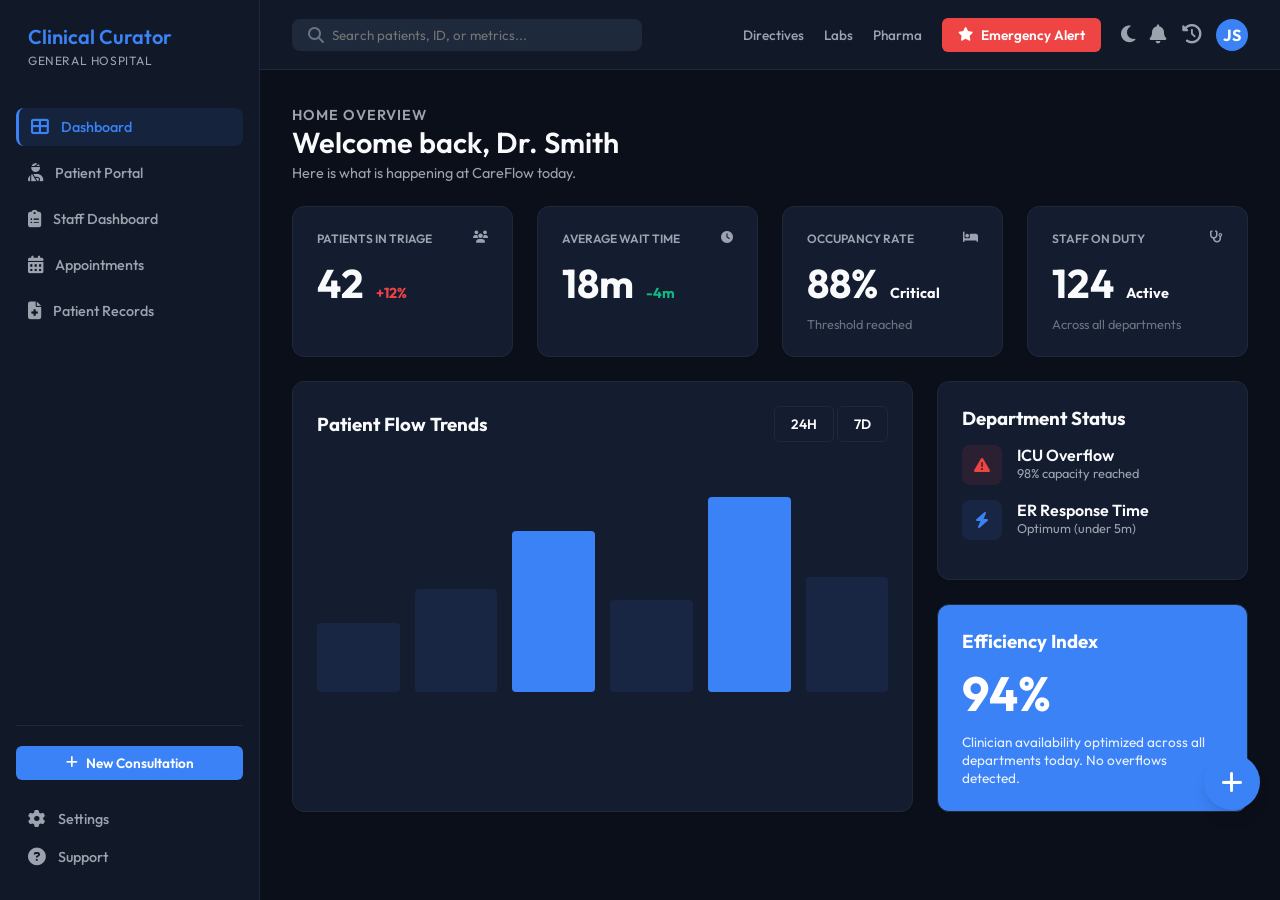
<file: index.html>
<!DOCTYPE html>
<html lang="en">
<head>
    <meta charset="UTF-8">
    <meta name="viewport" content="width=device-width, initial-scale=1.0">
    <title>CareFlow | Clinical Curator</title>
    <link rel="stylesheet" href="css/style.css">
    <link rel="stylesheet" href="https://cdnjs.cloudflare.com/ajax/libs/font-awesome/6.4.0/css/all.min.css">
</head>
<body data-theme="dark">
    <div class="app-container">
        <!-- Sidebar -->
        <aside class="sidebar">
            <div class="brand">
                <h1>Clinical Curator</h1>
                <p>General Hospital</p>
            </div>
            
            <ul class="nav-menu">
                <li class="nav-item">
                    <a href="index.html" class="nav-link active">
                        <i class="fas fa-th-large"></i> Dashboard
                    </a>
                </li>
                <li class="nav-item">
                    <a href="patient.html" class="nav-link">
                        <i class="fas fa-user-injured"></i> Patient Portal
                    </a>
                </li>
                <li class="nav-item">
                    <a href="dashboard.html" class="nav-link">
                        <i class="fas fa-clipboard-list"></i> Staff Dashboard
                    </a>
                </li>
                <li class="nav-item">
                    <a href="appointments.html" class="nav-link">
                        <i class="fas fa-calendar-alt"></i> Appointments
                    </a>
                </li>
                <li class="nav-item">
                    <a href="patient-records.html" class="nav-link">
                        <i class="fas fa-file-medical"></i> Patient Records
                    </a>
                </li>
            </ul>

            <div class="sidebar-footer">
                <button class="btn btn-primary btn-block">
                    <i class="fas fa-plus"></i> New Consultation
                </button>
                <div style="margin-top: 20px;">
                    <a href="#" class="nav-link"><i class="fas fa-cog"></i> Settings</a>
                    <a href="#" class="nav-link"><i class="fas fa-question-circle"></i> Support</a>
                </div>
            </div>
        </aside>

        <!-- Main Content -->
        <main class="main-content">
            <header class="top-header">
                <div class="search-bar">
                    <i class="fas fa-search"></i>
                    <input type="text" placeholder="Search patients, ID, or metrics...">
                </div>

                <div class="header-actions">
                    <nav class="header-links">
                        <a href="#">Directives</a>
                        <a href="#">Labs</a>
                        <a href="#">Pharma</a>
                    </nav>
                    <button class="btn btn-danger">
                        <i class="fas fa-star"></i> Emergency Alert
                    </button>
                    <div class="icon-btn-group" style="display: flex; gap: 15px;">
                        <button class="icon-btn mobile-search-trigger" id="mobile-search-trigger"><i class="fas fa-search"></i></button>
                        <button class="icon-btn" id="theme-toggle"><i class="fas fa-moon"></i></button>
                        <button class="icon-btn"><i class="fas fa-bell"></i></button>
                        <button class="icon-btn"><i class="fas fa-history"></i></button>
                        <div class="user-avatar" style="width: 32px; height: 32px; background: #3b82f6; border-radius: 50%; display: flex; align-items: center; justify-content: center; color: white; font-weight: bold;">
                            JS
                        </div>
                    </div>
                </div>
            </header>

            <div class="page-container">
                <div class="page-header">
                    <p class="subtitle" style="text-transform: uppercase; font-weight: 600; letter-spacing: 1px;">Home Overview</p>
                    <h2>Welcome back, Dr. Smith</h2>
                    <p class="subtitle">Here is what is happening at CareFlow today.</p>
                </div>

                <div class="grid-4">
                    <div class="card kpi-card">
                        <div class="kpi-header">
                            <span>Patients in Triage</span>
                            <i class="fas fa-users"></i>
                        </div>
                        <div class="kpi-value">42 <span class="kpi-trend up">+12%</span></div>
                    </div>
                    <div class="card kpi-card">
                        <div class="kpi-header">
                            <span>Average Wait Time</span>
                            <i class="fas fa-clock"></i>
                        </div>
                        <div class="kpi-value">18m <span class="kpi-trend down">-4m</span></div>
                    </div>
                    <div class="card kpi-card">
                        <div class="kpi-header">
                            <span>Occupancy Rate</span>
                            <i class="fas fa-bed"></i>
                        </div>
                        <div class="kpi-value">88% <span class="kpi-trend">Critical</span></div>
                        <p class="kpi-desc">Threshold reached</p>
                    </div>
                    <div class="card kpi-card">
                        <div class="kpi-header">
                            <span>Staff on Duty</span>
                            <i class="fas fa-stethoscope"></i>
                        </div>
                        <div class="kpi-value">124 <span class="kpi-trend">Active</span></div>
                        <p class="kpi-desc">Across all departments</p>
                    </div>
                </div>

                <div class="dashboard-layout">
                    <div class="card">
                        <div class="card-header" style="display: flex; justify-content: space-between; align-items: center; margin-bottom: 20px;">
                            <h3>Patient Flow Trends</h3>
                            <div class="chart-tabs">
                                <button class="btn btn-outline btn-sm active">24H</button>
                                <button class="btn btn-outline btn-sm">7D</button>
                            </div>
                        </div>
                        <div class="mock-chart" style="height: 250px; display: flex; align-items: flex-end; gap: 15px; padding-bottom: 20px;">
                            <div style="flex: 1; height: 30%; background: var(--accent-blue-light); border-radius: 4px;"></div>
                            <div style="flex: 1; height: 45%; background: var(--accent-blue-light); border-radius: 4px;"></div>
                            <div style="flex: 1; height: 70%; background: var(--accent-blue); border-radius: 4px;"></div>
                            <div style="flex: 1; height: 40%; background: var(--accent-blue-light); border-radius: 4px;"></div>
                            <div style="flex: 1; height: 85%; background: var(--accent-blue); border-radius: 4px;"></div>
                            <div style="flex: 1; height: 50%; background: var(--accent-blue-light); border-radius: 4px;"></div>
                        </div>
                    </div>

                    <aside class="dashboard-aside" style="display: flex; flex-direction: column; gap: 24px;">
                        <div class="card">
                            <h3>Department Status</h3>
                            <ul style="list-style: none; margin-top: 15px;">
                                <li style="display: flex; gap: 15px; margin-bottom: 15px;">
                                    <div style="background: var(--danger-light); color: var(--danger); width: 40px; height: 40px; border-radius: 8px; display: flex; align-items: center; justify-content: center;"><i class="fas fa-exclamation-triangle"></i></div>
                                    <div>
                                        <p style="font-weight: 600;">ICU Overflow</p>
                                        <p style="font-size: 0.8rem; color: var(--text-secondary);">98% capacity reached</p>
                                    </div>
                                </li>
                                <li style="display: flex; gap: 15px; margin-bottom: 15px;">
                                    <div style="background: var(--accent-blue-light); color: var(--accent-blue); width: 40px; height: 40px; border-radius: 8px; display: flex; align-items: center; justify-content: center;"><i class="fas fa-bolt"></i></div>
                                    <div>
                                        <p style="font-weight: 600;">ER Response Time</p>
                                        <p style="font-size: 0.8rem; color: var(--text-secondary);">Optimum (under 5m)</p>
                                    </div>
                                </li>
                            </ul>
                        </div>
                        
                        <div class="card" style="background: var(--accent-blue); color: white;">
                            <h3>Efficiency Index</h3>
                            <div style="font-size: 3rem; font-weight: 700; margin: 10px 0;">94%</div>
                            <p style="font-size: 0.85rem; opacity: 0.9;">Clinician availability optimized across all departments today. No overflows detected.</p>
                        </div>
                    </aside>
                </div>
            </div>
        </main>
    </div>

    <!-- Bottom Navigation -->
    <nav class="bottom-nav">
        <a href="index.html" class="bottom-nav-item active">
            <i class="fas fa-th-large"></i>
            <span>Home</span>
        </a>
        <a href="patient.html" class="bottom-nav-item">
            <i class="fas fa-user-injured"></i>
            <span>Patient</span>
        </a>
        <a href="dashboard.html" class="bottom-nav-item">
            <i class="fas fa-clipboard-list"></i>
            <span>Staff</span>
        </a>
        <a href="#" class="bottom-nav-item" id="mobile-more-btn">
            <i class="fas fa-ellipsis-h"></i>
            <span>More</span>
        </a>
    </nav>

    <!-- FAB -->
    <button class="fab" id="mobile-fab">
        <i class="fas fa-plus"></i>
    </button>

    <!-- Mobile More Menu -->
    <div class="mobile-menu-overlay" id="mobile-menu-overlay">
        <div class="mobile-menu">
            <div class="mobile-menu-header">
                <div class="brand">
                    <h1>Clinical Curator</h1>
                    <p>General Hospital</p>
                </div>
                <button class="icon-btn" id="close-mobile-menu"><i class="fas fa-times"></i></button>
            </div>
            <div class="mobile-menu-grid">
                <a href="#" class="mobile-menu-item">
                    <i class="fas fa-calendar-alt"></i>
                    <span>Appointments</span>
                </a>
                <a href="#" class="mobile-menu-item">
                    <i class="fas fa-file-medical"></i>
                    <span>Records</span>
                </a>
                <a href="#" class="mobile-menu-item">
                    <i class="fas fa-book-medical"></i>
                    <span>Directives</span>
                </a>
                <a href="#" class="mobile-menu-item">
                    <i class="fas fa-flask"></i>
                    <span>Labs</span>
                </a>
                <a href="#" class="mobile-menu-item">
                    <i class="fas fa-pills"></i>
                    <span>Pharma</span>
                </a>
                <a href="#" class="mobile-menu-item">
                    <i class="fas fa-cog"></i>
                    <span>Settings</span>
                </a>
            </div>
            <div style="border-top: 1px solid var(--border-color); padding-top: 20px;">
                <a href="#" class="nav-link"><i class="fas fa-question-circle"></i> Support</a>
            </div>
        </div>
    </div>

    <!-- Mobile Search Overlay -->
    <div class="mobile-search-overlay" id="mobile-search-overlay">
        <button class="icon-btn" id="close-mobile-search"><i class="fas fa-arrow-left"></i></button>
        <div class="search-bar" style="display: flex; flex: 1; width: auto;">
            <i class="fas fa-search"></i>
            <input type="text" placeholder="Search...">
        </div>
    </div>

    <script src="js/shared.js"></script>
    <script>
        document.getElementById('theme-toggle').addEventListener('click', () => {
            const body = document.body;
            const theme = body.getAttribute('data-theme');
            const icon = document.querySelector('#theme-toggle i');
            if (theme === 'dark') {
                body.setAttribute('data-theme', 'light');
                icon.className = 'fas fa-sun';
            } else {
                body.setAttribute('data-theme', 'dark');
                icon.className = 'fas fa-moon';
            }
        });
    </script>
</body>
</html>
</file>
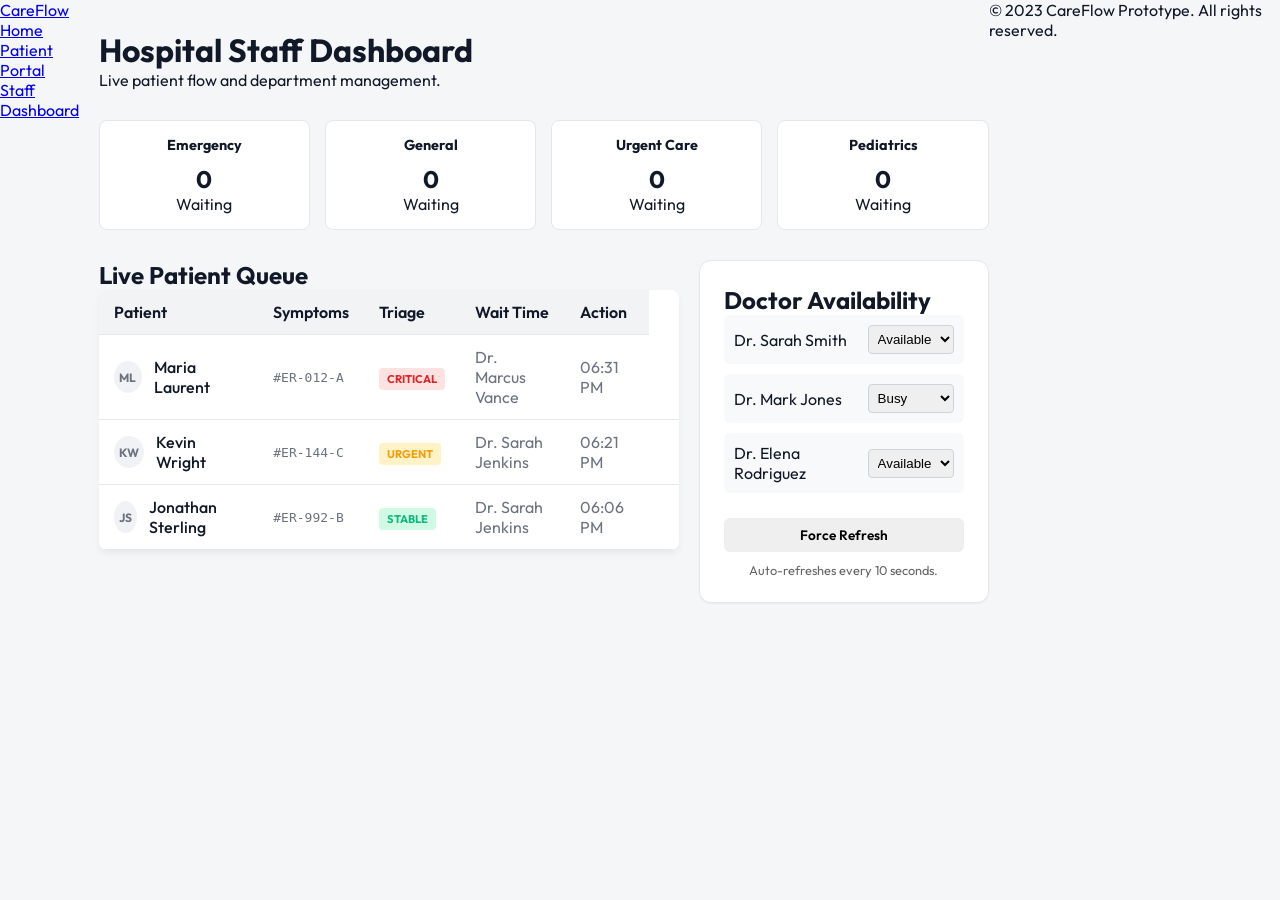
<file: dashboard/index.html>
<!DOCTYPE html>
<html lang="en">
<head>
    <meta charset="UTF-8">
    <meta name="viewport" content="width=device-width, initial-scale=1.0">
    <title>Staff Dashboard | CareFlow</title>
    <link rel="stylesheet" href="../css/style.css">
    <link href="https://fonts.googleapis.com/css2?family=Inter:wght@400;500;600;700&display=swap" rel="stylesheet">
    <style>
        .dashboard-grid {
            display: grid;
            grid-template-columns: 2fr 1fr;
            gap: 20px;
            margin-top: 20px;
        }
        .dept-status-grid {
            display: grid;
            grid-template-columns: repeat(auto-fit, minmax(150px, 1fr));
            gap: 15px;
            margin-bottom: 30px;
        }
        .dept-card {
            background: #fff;
            padding: 15px;
            border-radius: 8px;
            text-align: center;
            border: 1px solid var(--border-color);
        }
        .dept-card h3 { font-size: 0.9rem; margin-bottom: 10px; }
        .dept-card .count { font-size: 1.5rem; font-weight: 700; color: var(--primary-color); }

        .patient-table {
            width: 100%;
            border-collapse: collapse;
            background: #fff;
            border-radius: 8px;
            overflow: hidden;
            box-shadow: 0 4px 6px rgba(0,0,0,0.05);
        }
        .patient-table th, .patient-table td {
            padding: 12px 15px;
            text-align: left;
            border-bottom: 1px solid var(--border-color);
        }
        .patient-table th {
            background-color: #f1f3f5;
            font-weight: 600;
        }
        .patient-table tr:hover { background-color: #f8f9fa; }

        .bottleneck-alert {
            display: none;
            background-color: var(--danger-color);
            color: white;
            padding: 15px;
            border-radius: 8px;
            margin-bottom: 20px;
            animation: pulse 2s infinite;
        }
        @keyframes pulse {
            0% { opacity: 1; }
            50% { opacity: 0.8; }
            100% { opacity: 1; }
        }

        .availability-toggle {
            display: flex;
            align-items: center;
            justify-content: space-between;
            margin-bottom: 10px;
            padding: 10px;
            background: #f8f9fa;
            border-radius: 6px;
        }
        .availability-select {
            padding: 5px;
            border-radius: 4px;
            border: 1px solid #ced4da;
        }
    </style>
</head>
<body>
    <nav class="navbar">
        <div class="container">
            <a href="../" class="logo">CareFlow</a>
            <ul class="nav-links">
                <li><a href="../">Home</a></li>
                <li><a href="../patient/">Patient Portal</a></li>
                <li><a href="../dashboard/" class="active">Staff Dashboard</a></li>
            </ul>
        </div>
    </nav>

    <main class="container">
        <header class="hero" style="padding: 30px 0;">
            <h1>Hospital Staff Dashboard</h1>
            <p>Live patient flow and department management.</p>
        </header>

        <div id="bottleneck-alert" class="bottleneck-alert">
            <strong>⚠️ Bottleneck Alert:</strong> High patient volume detected in <span id="bottleneck-dept"></span>. Please reassign resources.
        </div>

        <section class="dept-status-grid">
            <div class="dept-card">
                <h3>Emergency</h3>
                <div class="count" id="count-emergency">0</div>
                <p>Waiting</p>
            </div>
            <div class="dept-card">
                <h3>General</h3>
                <div class="count" id="count-general">0</div>
                <p>Waiting</p>
            </div>
            <div class="dept-card">
                <h3>Urgent Care</h3>
                <div class="count" id="count-urgent">0</div>
                <p>Waiting</p>
            </div>
            <div class="dept-card">
                <h3>Pediatrics</h3>
                <div class="count" id="count-pediatrics">0</div>
                <p>Waiting</p>
            </div>
        </section>

        <div class="dashboard-grid">
            <section>
                <h2>Live Patient Queue</h2>
                <table class="patient-table">
                    <thead>
                        <tr>
                            <th>Patient</th>
                            <th>Symptoms</th>
                            <th>Triage</th>
                            <th>Wait Time</th>
                            <th>Action</th>
                        </tr>
                    </thead>
                    <tbody id="patient-queue-body">
                        <!-- Populated by JS -->
                    </tbody>
                </table>
            </section>

            <aside>
                <div class="card">
                    <h2>Doctor Availability</h2>
                    <div id="doctor-availability-list">
                        <div class="availability-toggle">
                            <span>Dr. Sarah Smith</span>
                            <select class="availability-select">
                                <option value="Available">Available</option>
                                <option value="Busy">Busy</option>
                                <option value="Off Duty">Off Duty</option>
                            </select>
                        </div>
                        <div class="availability-toggle">
                            <span>Dr. Mark Jones</span>
                            <select class="availability-select">
                                <option value="Available">Available</option>
                                <option value="Busy" selected>Busy</option>
                                <option value="Off Duty">Off Duty</option>
                            </select>
                        </div>
                        <div class="availability-toggle">
                            <span>Dr. Elena Rodriguez</span>
                            <select class="availability-select">
                                <option value="Available">Available</option>
                                <option value="Busy">Busy</option>
                                <option value="Off Duty">Off Duty</option>
                            </select>
                        </div>
                    </div>
                    <button class="btn btn-secondary btn-block" style="margin-top: 15px;" id="refresh-dashboard">Force Refresh</button>
                    <p style="margin-top: 10px; font-size: 0.8rem; color: #666; text-align: center;">Auto-refreshes every 10 seconds.</p>
                </div>
            </aside>
        </div>
    </main>

    <footer class="container">
        <p>&copy; 2023 CareFlow Prototype. All rights reserved.</p>
    </footer>

    <script src="../js/shared.js"></script>
    <script src="../js/dashboard.js"></script>
</body>
</html>
</file>
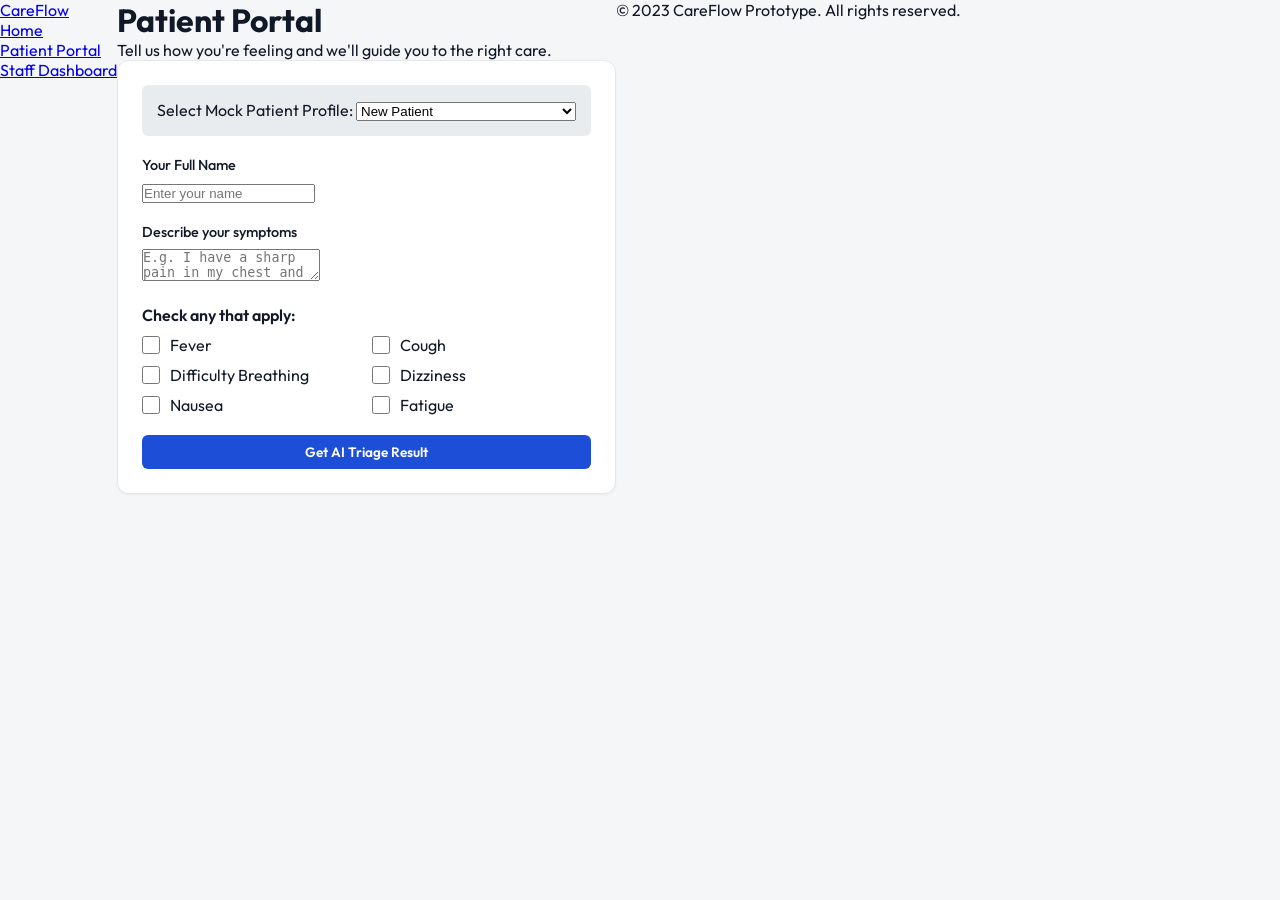
<file: patient/index.html>
<!DOCTYPE html>
<html lang="en">
<head>
    <meta charset="UTF-8">
    <meta name="viewport" content="width=device-width, initial-scale=1.0">
    <title>Patient Portal | CareFlow</title>
    <link rel="stylesheet" href="../css/style.css">
    <link href="https://fonts.googleapis.com/css2?family=Inter:wght@400;500;600;700&display=swap" rel="stylesheet">
    <style>
        .triage-result, .queue-status, .sms-fallback {
            display: none;
            margin-top: 30px;
            padding: 20px;
            border-radius: 8px;
            background: #fff;
            box-shadow: 0 4px 6px rgba(0,0,0,0.1);
        }
        .sms-fallback {
            background-color: #fff3cd;
            border: 1px solid #ffeeba;
            color: #856404;
        }
        .checklist-group {
            display: grid;
            grid-template-columns: 1fr 1fr;
            gap: 10px;
            margin-bottom: 20px;
        }
        .checklist-item {
            display: flex;
            align-items: center;
        }
        .checklist-item input {
            margin-right: 10px;
            width: 18px;
            height: 18px;
        }
        .profile-selector {
            margin-bottom: 20px;
            padding: 15px;
            background: #e9ecef;
            border-radius: 6px;
        }
    </style>
</head>
<body>
    <nav class="navbar">
        <div class="container">
            <a href="../" class="logo">CareFlow</a>
            <ul class="nav-links">
                <li><a href="../">Home</a></li>
                <li><a href="../patient/" class="active">Patient Portal</a></li>
                <li><a href="../dashboard/">Staff Dashboard</a></li>
            </ul>
        </div>
    </nav>

    <main class="container">
        <header class="hero">
            <h1>Patient Portal</h1>
            <p>Tell us how you're feeling and we'll guide you to the right care.</p>
        </header>

        <div id="patient-form-container" class="card" style="max-width: 600px; margin: 0 auto;">
            <div class="profile-selector">
                <label for="mock-profile">Select Mock Patient Profile:</label>
                <select id="mock-profile">
                    <option value="new">New Patient</option>
                    <option value="p1">John Doe (History: Hypertension)</option>
                    <option value="p2">Jane Smith (History: Asthma)</option>
                    <option value="p3">Robert Brown (History: Diabetes)</option>
                </select>
            </div>

            <form id="triage-form">
                <div class="form-group">
                    <label for="patient-name">Your Full Name</label>
                    <input type="text" id="patient-name" required placeholder="Enter your name">
                </div>

                <div class="form-group">
                    <label for="symptoms-text">Describe your symptoms</label>
                    <textarea id="symptoms-text" required placeholder="E.g. I have a sharp pain in my chest and feel dizzy..."></textarea>
                </div>

                <label style="display: block; margin-bottom: 10px; font-weight: 600;">Check any that apply:</label>
                <div class="checklist-group">
                    <div class="checklist-item"><input type="checkbox" id="c-fever" value="Fever"> <label for="c-fever">Fever</label></div>
                    <div class="checklist-item"><input type="checkbox" id="c-cough" value="Cough"> <label for="c-cough">Cough</label></div>
                    <div class="checklist-item"><input type="checkbox" id="c-breath" value="Difficulty Breathing"> <label for="c-breath">Difficulty Breathing</label></div>
                    <div class="checklist-item"><input type="checkbox" id="c-dizzy" value="Dizziness"> <label for="c-dizzy">Dizziness</label></div>
                    <div class="checklist-item"><input type="checkbox" id="c-nausea" value="Nausea"> <label for="c-nausea">Nausea</label></div>
                    <div class="checklist-item"><input type="checkbox" id="c-fatigue" value="Fatigue"> <label for="c-fatigue">Fatigue</label></div>
                </div>

                <button type="submit" class="btn btn-primary btn-block" id="submit-btn">Get AI Triage Result</button>
            </form>
        </div>

        <div id="triage-result" class="triage-result">
            <h2 id="result-title">Triage Result</h2>
            <div id="result-badge-container"></div>
            <p id="result-urgency" style="font-weight: 700; margin: 10px 0;"></p>
            <p id="result-dept" style="margin-bottom: 10px;"></p>
            <p id="result-wait" style="margin-bottom: 20px; color: var(--secondary-color);"></p>
            <button class="btn btn-primary" id="confirm-queue-btn">Confirm & Join Queue</button>
        </div>

        <div id="queue-status" class="queue-status">
            <h2>Queue Status</h2>
            <p>You have been added to the <span id="queue-dept-name" style="font-weight: bold;"></span> queue.</p>
            <div style="font-size: 3rem; font-weight: 700; color: var(--primary-color); margin: 20px 0;" id="queue-position">4</div>
            <p>Patients ahead of you. Estimated wait: <span id="queue-time" style="font-weight: bold;"></span></p>
            <p style="margin-top: 15px; font-size: 0.9rem; color: var(--secondary-color);">Stay on this page for live updates.</p>
        </div>

        <div id="sms-fallback" class="sms-fallback">
            <h3>⚠️ Connection Alert</h3>
            <p>We're having trouble reaching your device. An SMS with your triage details and queue position has been sent to your registered mobile number as a fallback.</p>
        </div>
    </main>

    <footer class="container">
        <p>&copy; 2023 CareFlow Prototype. All rights reserved.</p>
    </footer>

    <script src="../js/shared.js"></script>
    <script src="../js/patient.js"></script>
</body>
</html>
</file>
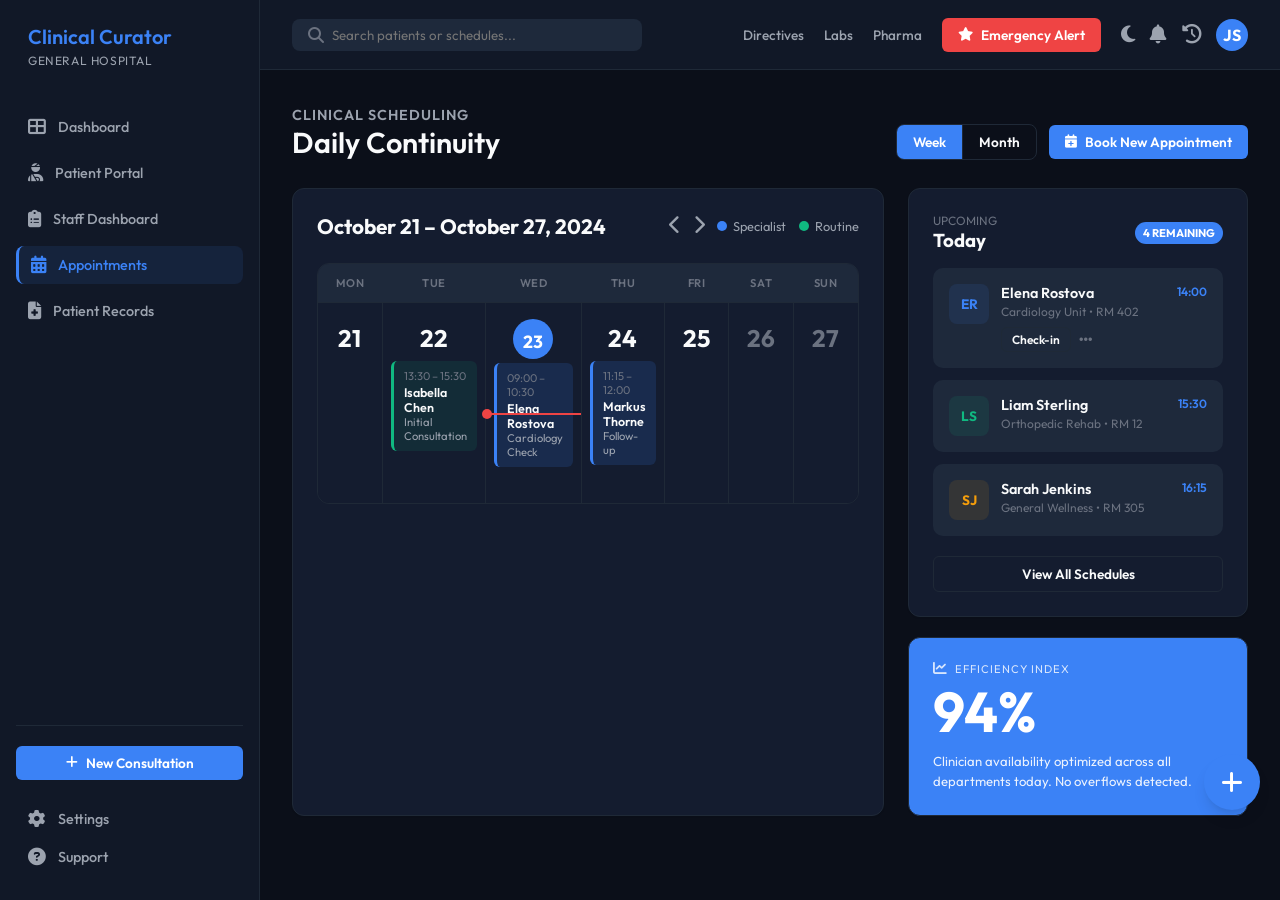
<file: appointments.html>
<!DOCTYPE html>
<html lang="en">
<head>
    <meta charset="UTF-8">
    <meta name="viewport" content="width=device-width, initial-scale=1.0">
    <title>Appointments | CareFlow</title>
    <link rel="stylesheet" href="css/style.css">
    <link rel="stylesheet" href="https://cdnjs.cloudflare.com/ajax/libs/font-awesome/6.4.0/css/all.min.css">
    <style>
        /* Calendar Styles */
        .calendar-grid {
            display: grid;
            grid-template-columns: repeat(7, 1fr);
            gap: 0;
            border: 1px solid var(--border-color);
            border-radius: 12px;
            overflow: hidden;
        }
        .cal-day-header {
            padding: 12px 8px;
            text-align: center;
            background: var(--bg-input);
            border-bottom: 1px solid var(--border-color);
            font-size: 0.7rem;
            color: var(--text-muted);
            font-weight: 600;
            text-transform: uppercase;
            letter-spacing: 0.05em;
        }
        .cal-day-number {
            font-size: 1.5rem;
            font-weight: 700;
            color: var(--text-primary);
            text-align: center;
            padding: 12px 8px 8px;
        }
        .cal-day-number.today {
            background: var(--accent-blue);
            color: white;
            border-radius: 50%;
            width: 40px;
            height: 40px;
            display: flex;
            align-items: center;
            justify-content: center;
            margin: 8px auto 4px;
            font-size: 1.1rem;
        }
        .cal-day-number.muted { color: var(--text-muted); }

        .cal-cell {
            border-right: 1px solid var(--border-color);
            min-height: 200px;
            padding: 8px;
            vertical-align: top;
            background: var(--bg-card);
            position: relative;
        }
        .cal-cell:last-child { border-right: none; }

        .appt-block {
            border-radius: 6px;
            padding: 8px 10px;
            margin-bottom: 8px;
            font-size: 0.78rem;
            cursor: pointer;
            transition: opacity 0.2s;
            border-left: 3px solid transparent;
        }
        .appt-block:hover { opacity: 0.85; }
        .appt-block.specialist {
            background: rgba(59, 130, 246, 0.15);
            border-left-color: var(--accent-blue);
        }
        .appt-block.routine {
            background: rgba(16, 185, 129, 0.1);
            border-left-color: var(--success);
        }
        .appt-block .appt-time { font-size: 0.7rem; color: var(--text-muted); margin-bottom: 2px; }
        .appt-block .appt-name { font-weight: 600; }
        .appt-block .appt-type { font-size: 0.7rem; color: var(--text-secondary); }

        /* Today line */
        .today-line {
            position: absolute;
            left: 0; right: 0;
            height: 2px;
            background: var(--danger);
            top: 55%;
            z-index: 5;
        }
        .today-dot {
            position: absolute;
            left: -4px;
            top: -4px;
            width: 10px; height: 10px;
            background: var(--danger);
            border-radius: 50%;
        }

        .upcoming-item {
            display: flex;
            gap: 12px;
            padding: 16px;
            border-radius: 10px;
            background: var(--bg-input);
            margin-bottom: 12px;
            position: relative;
            cursor: pointer;
            transition: background 0.2s;
        }
        .upcoming-item:hover { background: var(--border-color); }
        .upcoming-item .avatar {
            width: 40px; height: 40px;
            border-radius: 8px;
            background: var(--accent-blue-light);
            display: flex; align-items: center; justify-content: center;
            font-weight: 700; font-size: 0.85rem;
            color: var(--accent-blue);
            flex-shrink: 0;
        }
        .upcoming-item .time-badge {
            position: absolute;
            right: 16px; top: 16px;
            font-size: 0.75rem;
            font-weight: 600;
            color: var(--accent-blue);
        }
        .upcoming-item .appt-room {
            font-size: 0.75rem;
            color: var(--text-muted);
            margin-top: 2px;
        }

        .legend-dot {
            width: 10px; height: 10px;
            border-radius: 50%;
            display: inline-block;
            margin-right: 6px;
        }
    </style>
</head>
<body data-theme="dark">
<div class="app-container">

    <!-- Sidebar -->
    <aside class="sidebar">
        <div class="brand">
            <h1>Clinical Curator</h1>
            <p>General Hospital</p>
        </div>
        <ul class="nav-menu">
            <li class="nav-item"><a href="index.html" class="nav-link"><i class="fas fa-th-large"></i> Dashboard</a></li>
            <li class="nav-item"><a href="patient.html" class="nav-link"><i class="fas fa-user-injured"></i> Patient Portal</a></li>
            <li class="nav-item"><a href="dashboard.html" class="nav-link"><i class="fas fa-clipboard-list"></i> Staff Dashboard</a></li>
            <li class="nav-item"><a href="appointments.html" class="nav-link active"><i class="fas fa-calendar-alt"></i> Appointments</a></li>
            <li class="nav-item"><a href="patient-records.html" class="nav-link"><i class="fas fa-file-medical"></i> Patient Records</a></li>
        </ul>
        <div class="sidebar-footer">
            <button class="btn btn-primary btn-block" onclick="document.getElementById('new-appt-modal').style.display='flex'">
                <i class="fas fa-plus"></i> New Consultation
            </button>
            <div style="margin-top: 20px;">
                <a href="#" class="nav-link"><i class="fas fa-cog"></i> Settings</a>
                <a href="#" class="nav-link"><i class="fas fa-question-circle"></i> Support</a>
            </div>
        </div>
    </aside>

    <!-- Main Content -->
    <main class="main-content">
        <header class="top-header">
            <div class="search-bar"><i class="fas fa-search"></i><input type="text" placeholder="Search patients or schedules..."></div>
            <div class="header-actions">
                <nav class="header-links"><a href="#">Directives</a><a href="#">Labs</a><a href="#">Pharma</a></nav>
                <button class="btn btn-danger"><i class="fas fa-star"></i> Emergency Alert</button>
                <div style="display: flex; gap: 15px; align-items: center;">
                    <button class="icon-btn mobile-search-trigger" id="mobile-search-trigger"><i class="fas fa-search"></i></button>
                    <button class="icon-btn" id="theme-toggle"><i class="fas fa-moon"></i></button>
                    <button class="icon-btn"><i class="fas fa-bell"></i></button>
                    <button class="icon-btn"><i class="fas fa-history"></i></button>
                    <div style="width:32px;height:32px;background:#3b82f6;border-radius:50%;display:flex;align-items:center;justify-content:center;color:white;font-weight:700;">JS</div>
                </div>
            </div>
        </header>

        <div class="page-container">
            <!-- Page Header -->
            <div class="page-header" style="display: flex; justify-content: space-between; align-items: flex-end; margin-bottom: 28px;">
                <div>
                    <p class="subtitle" style="text-transform: uppercase; font-weight: 600; letter-spacing: 1px;">Clinical Scheduling</p>
                    <h2>Daily Continuity</h2>
                </div>
                <div style="display: flex; gap: 12px; align-items: center;">
                    <div style="display: flex; border: 1px solid var(--border-color); border-radius: 8px; overflow: hidden;">
                        <button class="btn btn-outline" id="btn-week" onclick="setView('week')" style="border: none; border-radius: 0; border-right: 1px solid var(--border-color);">Week</button>
                        <button class="btn btn-outline" id="btn-month" onclick="setView('month')" style="border: none; border-radius: 0;">Month</button>
                    </div>
                    <button class="btn btn-primary" onclick="document.getElementById('new-appt-modal').style.display='flex'">
                        <i class="fas fa-calendar-plus"></i> <span class="hide-on-mobile">Book New Appointment</span><span class="show-on-mobile">Book</span>
                    </button>
                </div>
            </div>

            <div class="two-col-layout">

                <!-- Calendar Section -->
                <div class="card" style="padding: 24px; overflow: hidden;">
                    <!-- Week Navigator -->
                    <div style="display: flex; justify-content: space-between; align-items: center; margin-bottom: 24px; flex-wrap: wrap; gap: 10px;">
                        <h3 style="font-size: 1.3rem;" id="week-label">October 21 – 27, 2024</h3>
                        <div style="display: flex; gap: 12px; align-items: center; flex-wrap: wrap;">
                            <button class="icon-btn" onclick="changeWeek(-1)"><i class="fas fa-chevron-left"></i></button>
                            <button class="icon-btn" onclick="changeWeek(1)"><i class="fas fa-chevron-right"></i></button>
                            <span style="font-size: 0.8rem; color: var(--text-secondary);">
                                <span class="legend-dot" style="background: var(--accent-blue);"></span>Specialist
                                <span class="legend-dot" style="background: var(--success); margin-left: 10px;"></span>Routine
                            </span>
                        </div>
                    </div>

                    <!-- Calendar Grid -->
                    <div class="calendar-container">
                        <div class="calendar-grid" id="calendar-grid">
                            <!-- Populated by JS -->
                        </div>
                    </div>
                </div>

                <!-- Sidebar: Upcoming & Efficiency -->
                <div style="display: flex; flex-direction: column; gap: 20px;">
                    <div class="card">
                        <div style="display: flex; justify-content: space-between; align-items: center; margin-bottom: 16px;">
                            <div>
                                <p style="font-size: 0.75rem; color: var(--text-muted); text-transform: uppercase;">Upcoming</p>
                                <h3>Today</h3>
                            </div>
                            <span style="background: var(--accent-blue); color: white; font-size: 0.7rem; font-weight: 700; padding: 4px 8px; border-radius: 12px;">4 REMAINING</span>
                        </div>

                        <div class="upcoming-item" id="u-1">
                            <div class="avatar">ER</div>
                            <div style="flex: 1;">
                                <p style="font-weight: 600; font-size: 0.9rem;">Elena Rostova</p>
                                <p class="appt-room">Cardiology Unit • RM 402</p>
                                <div style="margin-top: 8px; display: flex; gap: 8px;">
                                    <button class="btn btn-outline" style="padding: 4px 10px; font-size: 0.75rem;">Check-in</button>
                                    <button class="icon-btn" style="font-size: 0.8rem; color: var(--text-muted);">•••</button>
                                </div>
                            </div>
                            <span class="time-badge">14:00</span>
                        </div>

                        <div class="upcoming-item">
                            <div class="avatar" style="background: rgba(16,185,129,0.1); color: var(--success);">LS</div>
                            <div style="flex: 1;">
                                <p style="font-weight: 600; font-size: 0.9rem;">Liam Sterling</p>
                                <p class="appt-room">Orthopedic Rehab • RM 12</p>
                            </div>
                            <span class="time-badge">15:30</span>
                        </div>

                        <div class="upcoming-item">
                            <div class="avatar" style="background: rgba(245,158,11,0.1); color: var(--warning);">SJ</div>
                            <div style="flex: 1;">
                                <p style="font-weight: 600; font-size: 0.9rem;">Sarah Jenkins</p>
                                <p class="appt-room">General Wellness • RM 305</p>
                            </div>
                            <span class="time-badge">16:15</span>
                        </div>

                        <button class="btn btn-outline btn-block" style="margin-top: 8px; font-size: 0.85rem;">View All Schedules</button>
                    </div>

                    <!-- Efficiency Index -->
                    <div class="card" style="background: var(--accent-blue); color: white;">
                        <div style="display: flex; align-items: center; gap: 8px; margin-bottom: 8px;">
                            <i class="fas fa-chart-line" style="font-size: 0.85rem; opacity: 0.8;"></i>
                            <p style="font-size: 0.7rem; opacity: 0.8; text-transform: uppercase; letter-spacing: 1px;">Efficiency Index</p>
                        </div>
                        <div style="font-size: 3.5rem; font-weight: 700; line-height: 1;">94%</div>
                        <p style="margin-top: 12px; font-size: 0.82rem; opacity: 0.9; line-height: 1.5;">
                            Clinician availability optimized across all departments today. No overflows detected.
                        </p>
                    </div>
                </div>
            </div>
        </div>
    </main>
</div>

<!-- New Appointment Modal -->
<div id="new-appt-modal" style="display:none; position: fixed; inset: 0; background: rgba(0,0,0,0.5); z-index: 1000; align-items: center; justify-content: center;">
    <div class="card" style="width: 500px; max-width: 90vw;">
        <div style="display: flex; justify-content: space-between; align-items: center; margin-bottom: 24px;">
            <h3>Book New Appointment</h3>
            <button class="icon-btn" onclick="document.getElementById('new-appt-modal').style.display='none'"><i class="fas fa-times"></i></button>
        </div>
        <div class="form-group">
            <label>Patient Name</label>
            <input type="text" class="form-control" placeholder="Search patient...">
        </div>
        <div class="form-group">
            <label>Department</label>
            <select class="form-control">
                <option>Cardiology Unit</option>
                <option>General Practice</option>
                <option>Emergency Care</option>
                <option>Orthopedic Rehab</option>
                <option>Neurology</option>
                <option>Pediatrics</option>
            </select>
        </div>
        <div style="display: grid; grid-template-columns: 1fr 1fr; gap: 16px;">
            <div class="form-group">
                <label>Date</label>
                <input type="date" class="form-control">
            </div>
            <div class="form-group">
                <label>Time</label>
                <input type="time" class="form-control">
            </div>
        </div>
        <div class="form-group">
            <label>Type</label>
            <div style="display: flex; gap: 12px;">
                <label style="display: flex; gap: 8px; font-size: 0.9rem;"><input type="radio" name="appt-type" value="specialist" checked> Specialist</label>
                <label style="display: flex; gap: 8px; font-size: 0.9rem;"><input type="radio" name="appt-type" value="routine"> Routine</label>
            </div>
        </div>
        <button class="btn btn-primary btn-block" style="height: 50px;" onclick="bookAppointment()">
            <i class="fas fa-calendar-check"></i> Confirm Booking
        </button>
    </div>
</div>

<!-- Bottom Navigation -->
<nav class="bottom-nav">
    <a href="index.html" class="bottom-nav-item">
        <i class="fas fa-th-large"></i>
        <span>Home</span>
    </a>
    <a href="patient.html" class="bottom-nav-item">
        <i class="fas fa-user-injured"></i>
        <span>Patient</span>
    </a>
    <a href="dashboard.html" class="bottom-nav-item">
        <i class="fas fa-clipboard-list"></i>
        <span>Staff</span>
    </a>
    <a href="#" class="bottom-nav-item active" id="mobile-more-btn">
        <i class="fas fa-ellipsis-h"></i>
        <span>More</span>
    </a>
</nav>

<!-- FAB -->
<button class="fab" id="mobile-fab">
    <i class="fas fa-plus"></i>
</button>

<!-- Mobile More Menu -->
<div class="mobile-menu-overlay" id="mobile-menu-overlay">
    <div class="mobile-menu">
        <div class="mobile-menu-header">
            <div class="brand">
                <h1>Clinical Curator</h1>
                <p>General Hospital</p>
            </div>
            <button class="icon-btn" id="close-mobile-menu"><i class="fas fa-times"></i></button>
        </div>
        <div class="mobile-menu-grid">
            <a href="appointments.html" class="mobile-menu-item active">
                <i class="fas fa-calendar-alt"></i>
                <span>Appointments</span>
            </a>
            <a href="patient-records.html" class="mobile-menu-item">
                <i class="fas fa-file-medical"></i>
                <span>Records</span>
            </a>
            <a href="#" class="mobile-menu-item">
                <i class="fas fa-book-medical"></i>
                <span>Directives</span>
            </a>
            <a href="#" class="mobile-menu-item">
                <i class="fas fa-flask"></i>
                <span>Labs</span>
            </a>
            <a href="#" class="mobile-menu-item">
                <i class="fas fa-pills"></i>
                <span>Pharma</span>
            </a>
            <a href="#" class="mobile-menu-item">
                <i class="fas fa-cog"></i>
                <span>Settings</span>
            </a>
        </div>
        <div style="border-top: 1px solid var(--border-color); padding-top: 20px;">
            <a href="#" class="nav-link"><i class="fas fa-question-circle"></i> Support</a>
        </div>
    </div>
</div>

<!-- Mobile Search Overlay -->
<div class="mobile-search-overlay" id="mobile-search-overlay">
    <button class="icon-btn" id="close-mobile-search"><i class="fas fa-arrow-left"></i></button>
    <div class="search-bar" style="display: flex; flex: 1; width: auto;">
        <i class="fas fa-search"></i>
        <input type="text" placeholder="Search schedules...">
    </div>
</div>

<script src="js/shared.js"></script>
<script>
    const DAYS = ['MON', 'TUE', 'WED', 'THU', 'FRI', 'SAT', 'SUN'];

    const MOCK_APPOINTMENTS = [
        { day: 2, start: '09:00', end: '10:30', name: 'Elena Rostova', type: 'specialist', note: 'Cardiology Check' },
        { day: 3, start: '11:15', end: '12:00', name: 'Markus Thorne', type: 'specialist', note: 'Follow-up' },
        { day: 1, start: '13:30', end: '15:30', name: 'Isabella Chen', type: 'routine', note: 'Initial Consultation' },
    ];

    let weekOffset = 0;

    function getWeekDates(offset) {
        const now = new Date('2024-10-21');
        now.setDate(now.getDate() + offset * 7);
        const dates = [];
        for (let i = 0; i < 7; i++) {
            const d = new Date(now);
            d.setDate(now.getDate() + i);
            dates.push(d);
        }
        return dates;
    }

    function changeWeek(dir) {
        weekOffset += dir;
        renderCalendar();
    }

    function setView(v) {
        document.getElementById('btn-week').style.background = v === 'week' ? 'var(--accent-blue)' : '';
        document.getElementById('btn-week').style.color = v === 'week' ? 'white' : '';
        document.getElementById('btn-month').style.background = v === 'month' ? 'var(--accent-blue)' : '';
        document.getElementById('btn-month').style.color = v === 'month' ? 'white' : '';
    }

    function renderCalendar() {
        const dates = getWeekDates(weekOffset);
        const grid = document.getElementById('calendar-grid');
        grid.innerHTML = '';

        // Label
        const start = dates[0];
        const end = dates[6];
        document.getElementById('week-label').textContent = `${start.toLocaleDateString('en-US', {month:'long', day:'numeric'})} – ${end.toLocaleDateString('en-US', {month:'long', day:'numeric', year:'numeric'})}`;

        // Day headers
        DAYS.forEach((d, i) => {
            const hdr = document.createElement('div');
            hdr.className = 'cal-day-header';
            hdr.textContent = d;
            grid.appendChild(hdr);
        });

        // Day cells
        dates.forEach((date, i) => {
            const cell = document.createElement('div');
            cell.className = 'cal-cell';

            const isToday = (weekOffset === 0 && i === 2); // Wednesday

            const numEl = document.createElement('div');
            if (isToday) {
                numEl.innerHTML = `<div class="cal-day-number today">${date.getDate()}</div>`;
            } else {
                numEl.innerHTML = `<div class="cal-day-number ${i > 4 ? 'muted' : ''}">${date.getDate()}</div>`;
            }
            cell.appendChild(numEl);

            // Today line
            if (isToday) {
                const line = document.createElement('div');
                line.className = 'today-line';
                const dot = document.createElement('div');
                dot.className = 'today-dot';
                line.appendChild(dot);
                cell.appendChild(line);
            }

            // Appointments
            MOCK_APPOINTMENTS.filter(a => a.day === i).forEach(appt => {
                const block = document.createElement('div');
                block.className = `appt-block ${appt.type}`;
                block.innerHTML = `
                    <div class="appt-time">${appt.start} – ${appt.end}</div>
                    <div class="appt-name">${appt.name}</div>
                    <div class="appt-type">${appt.note}</div>
                `;
                cell.appendChild(block);
            });

            grid.appendChild(cell);
        });
    }

    function bookAppointment() {
        document.getElementById('new-appt-modal').style.display = 'none';
        alert('Appointment booked successfully! (Prototype mode – no data saved)');
    }

    // Theme toggle
    document.getElementById('theme-toggle').addEventListener('click', () => {
        const body = document.body;
        const icon = document.querySelector('#theme-toggle i');
        if (body.getAttribute('data-theme') === 'dark') {
            body.setAttribute('data-theme', 'light');
            icon.className = 'fas fa-sun';
        } else {
            body.setAttribute('data-theme', 'dark');
            icon.className = 'fas fa-moon';
        }
    });

    // Init
    setView('week');
    renderCalendar();
</script>
</body>
</html>
</file>
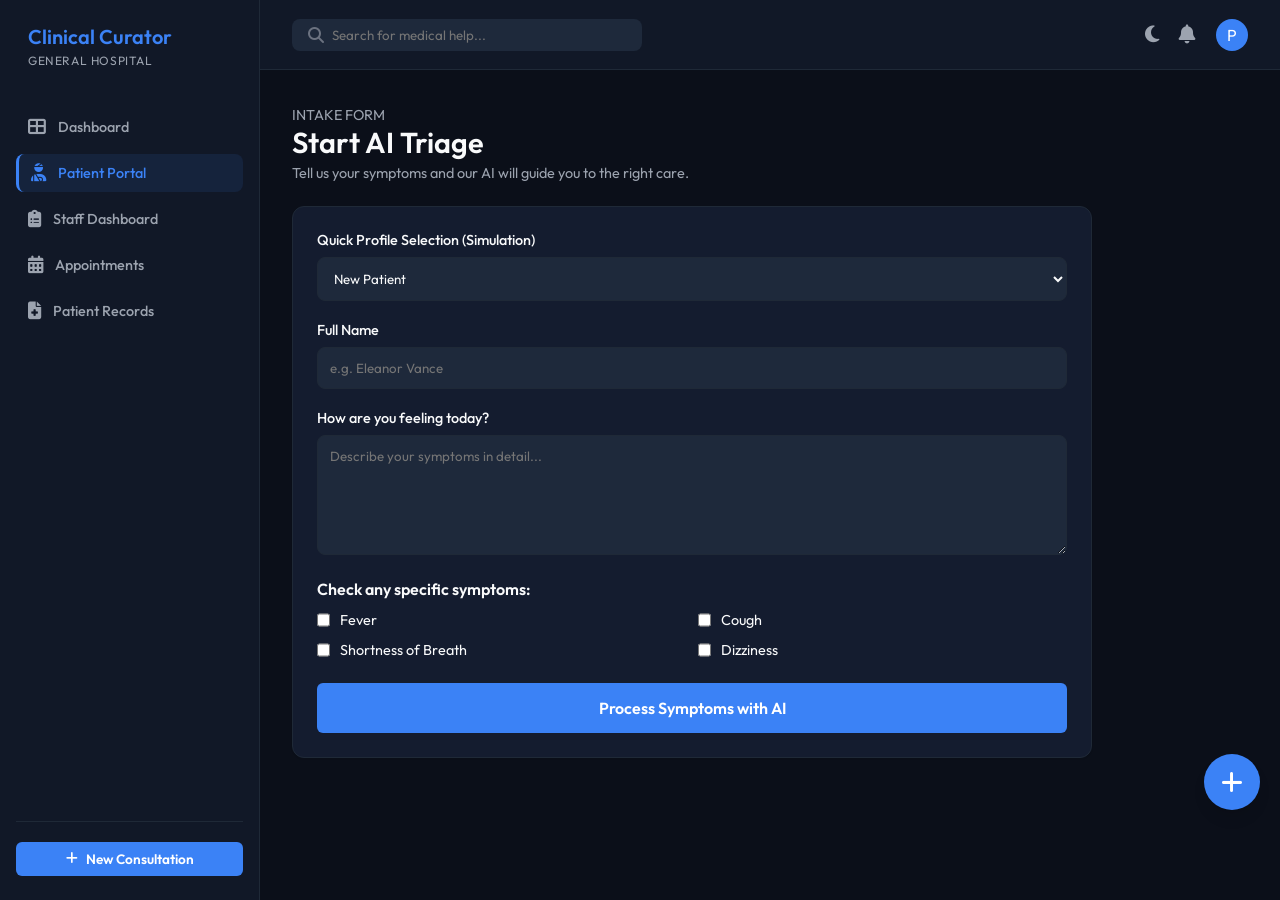
<file: patient.html>
<!DOCTYPE html>
<html lang="en">
<head>
    <meta charset="UTF-8">
    <meta name="viewport" content="width=device-width, initial-scale=1.0">
    <title>Patient Portal | CareFlow</title>
    <link rel="stylesheet" href="css/style.css">
    <link rel="stylesheet" href="https://cdnjs.cloudflare.com/ajax/libs/font-awesome/6.4.0/css/all.min.css">
</head>
<body data-theme="dark">
    <div class="app-container">
        <!-- Sidebar -->
        <aside class="sidebar">
            <div class="brand">
                <h1>Clinical Curator</h1>
                <p>General Hospital</p>
            </div>
            <ul class="nav-menu">
                <li class="nav-item"><a href="index.html" class="nav-link"><i class="fas fa-th-large"></i> Dashboard</a></li>
                <li class="nav-item"><a href="patient.html" class="nav-link active"><i class="fas fa-user-injured"></i> Patient Portal</a></li>
                <li class="nav-item"><a href="dashboard.html" class="nav-link"><i class="fas fa-clipboard-list"></i> Staff Dashboard</a></li>
                <li class="nav-item"><a href="appointments.html" class="nav-link"><i class="fas fa-calendar-alt"></i> Appointments</a></li>
                <li class="nav-item"><a href="patient-records.html" class="nav-link"><i class="fas fa-file-medical"></i> Patient Records</a></li>
            </ul>
            <div class="sidebar-footer">
                <button class="btn btn-primary btn-block"><i class="fas fa-plus"></i> New Consultation</button>
            </div>
        </aside>

        <!-- Main Content -->
        <main class="main-content">
            <header class="top-header">
                <div class="search-bar"><i class="fas fa-search"></i><input type="text" placeholder="Search for medical help..."></div>
                <div class="header-actions">
                    <button class="icon-btn mobile-search-trigger" id="mobile-search-trigger"><i class="fas fa-search"></i></button>
                    <button class="icon-btn" id="theme-toggle"><i class="fas fa-moon"></i></button>
                    <button class="icon-btn"><i class="fas fa-bell"></i></button>
                    <div class="user-avatar" style="width: 32px; height: 32px; background: #3b82f6; border-radius: 50%; display: flex; align-items: center; justify-content: center; color: white;">P</div>
                </div>
            </header>

            <div class="page-container">
                <div id="patient-form-container">
                    <div class="page-header">
                        <p class="subtitle" style="text-transform: uppercase;">Intake Form</p>
                        <h2>Start AI Triage</h2>
                        <p class="subtitle">Tell us your symptoms and our AI will guide you to the right care.</p>
                    </div>

                    <div class="card" style="max-width: 800px;">
                        <div class="form-group">
                            <label>Quick Profile Selection (Simulation)</label>
                            <select id="mock-profile" class="form-control">
                                <option value="new">New Patient</option>
                                <option value="p1">John Doe (Hypertension)</option>
                                <option value="p2">Jane Smith (Asthma)</option>
                                <option value="p3">Robert Brown (Diabetes)</option>
                            </select>
                        </div>

                        <form id="triage-form">
                            <div class="form-group">
                                <label for="patient-name">Full Name</label>
                                <input type="text" id="patient-name" class="form-control" placeholder="e.g. Eleanor Vance" required>
                            </div>

                            <div class="form-group">
                                <label for="symptoms-text">How are you feeling today?</label>
                                <textarea id="symptoms-text" class="form-control" style="min-height: 120px;" placeholder="Describe your symptoms in detail..." required></textarea>
                            </div>

                            <div style="margin-bottom: 24px;">
                                <label style="display: block; margin-bottom: 12px; font-weight: 600;">Check any specific symptoms:</label>
                                <div style="display: grid; grid-template-columns: 1fr 1fr; gap: 12px;">
                                    <label style="display: flex; gap: 10px; font-size: 0.9rem;"><input type="checkbox" value="Fever"> Fever</label>
                                    <label style="display: flex; gap: 10px; font-size: 0.9rem;"><input type="checkbox" value="Cough"> Cough</label>
                                    <label style="display: flex; gap: 10px; font-size: 0.9rem;"><input type="checkbox" value="Breath"> Shortness of Breath</label>
                                    <label style="display: flex; gap: 10px; font-size: 0.9rem;"><input type="checkbox" value="Dizzy"> Dizziness</label>
                                </div>
                            </div>

                            <button type="submit" class="btn btn-primary btn-block" style="height: 50px; font-size: 1rem;">Process Symptoms with AI</button>
                        </form>
                    </div>
                </div>

                <!-- Triage Result (Hidden by default) -->
                <div id="triage-result" style="display: none;">
                    <div class="page-header" style="display: flex; justify-content: space-between; align-items: flex-end;">
                        <div>
                            <p class="subtitle" style="text-transform: uppercase;">ID: #PX-8821-09</p>
                            <h2 id="display-name">Eleanor Vance</h2>
                            <div style="display: flex; gap: 24px; margin-top: 10px;">
                                <div><p style="font-size: 0.75rem; color: var(--text-muted); text-transform: uppercase;">Age</p><p style="font-weight: 600;">64 Years</p></div>
                                <div><p style="font-size: 0.75rem; color: var(--text-muted); text-transform: uppercase;">Sex</p><p style="font-weight: 600;">Female</p></div>
                                <div><p style="font-size: 0.75rem; color: var(--text-muted); text-transform: uppercase;">Blood Type</p><p style="font-weight: 600;">A Positive</p></div>
                            </div>
                        </div>
                        <div style="display: flex; gap: 12px;">
                            <button class="btn btn-outline"><i class="fas fa-file-export"></i> Export Record</button>
                            <button class="btn btn-primary" id="confirm-queue-btn">Confirm & Join Queue</button>
                        </div>
                    </div>

                    <div class="dashboard-layout">
                        <div style="display: flex; flex-direction: column; gap: 24px;">
                            <div class="card ai-insight" id="ai-insight-card">
                                <div style="display: flex; justify-content: space-between; margin-bottom: 20px;">
                                    <div style="display: flex; gap: 12px; align-items: center;">
                                        <div style="background: var(--danger-light); color: var(--danger); width: 32px; height: 32px; border-radius: 6px; display: flex; align-items: center; justify-content: center;"><i class="fas fa-sparkles"></i></div>
                                        <h4 style="font-weight: 600;">AI Diagnostic Insight</h4>
                                    </div>
                                    <span class="badge badge-critical" id="result-badge">Critical Alert</span>
                                </div>
                                <p style="line-height: 1.6; margin-bottom: 24px;">
                                    <strong>High Risk:</strong> Evidence of <span id="result-urgency">progressive pulmonary vascular resistance</span>. 
                                    <span id="result-dept">Pulmonary Hypertension suspected</span> based on reported symptoms. Immediate cardiology referral recommended.
                                </p>
                                <div style="display: flex; gap: 40px;">
                                    <div><p style="font-size: 0.7rem; color: var(--text-muted); text-transform: uppercase;">Probability</p><p style="font-size: 1.5rem; font-weight: 700;">89.4%</p></div>
                                    <div><p style="font-size: 0.7rem; color: var(--text-muted); text-transform: uppercase;">Confidence</p><p style="font-size: 1.5rem; font-weight: 700;">High</p></div>
                                </div>
                            </div>

                            <div class="card">
                                <h3>Vital Trends</h3>
                                <div style="height: 200px; display: flex; align-items: flex-end; gap: 8px; margin-top: 20px;">
                                    <div style="flex: 1; height: 40%; background: var(--accent-blue-light); border-radius: 4px;"></div>
                                    <div style="flex: 1; height: 60%; background: var(--accent-blue-light); border-radius: 4px;"></div>
                                    <div style="flex: 1; height: 50%; background: var(--accent-blue-light); border-radius: 4px;"></div>
                                    <div style="flex: 1; height: 90%; background: var(--danger); border-radius: 4px;"></div>
                                    <div style="flex: 1; height: 70%; background: var(--accent-blue-light); border-radius: 4px;"></div>
                                    <div style="flex: 1; height: 80%; background: var(--accent-blue-light); border-radius: 4px;"></div>
                                </div>
                            </div>
                        </div>

                        <aside style="display: flex; flex-direction: column; gap: 24px;">
                            <div class="card">
                                <div style="display: flex; justify-content: space-between; align-items: center; margin-bottom: 15px;">
                                    <h3>Prescriptions</h3>
                                    <i class="fas fa-plus-circle" style="color: var(--text-secondary);"></i>
                                </div>
                                <div style="display: flex; flex-direction: column; gap: 12px;">
                                    <div style="display: flex; gap: 12px; align-items: center; padding: 12px; background: var(--bg-input); border-radius: 8px;">
                                        <div style="background: var(--accent-blue); color: white; width: 32px; height: 32px; border-radius: 6px; display: flex; align-items: center; justify-content: center;"><i class="fas fa-pills"></i></div>
                                        <div><p style="font-weight: 600; font-size: 0.9rem;">Lisinopril 10mg</p><p style="font-size: 0.75rem; color: var(--text-secondary);">Daily, 08:00 AM</p></div>
                                    </div>
                                    <div style="display: flex; gap: 12px; align-items: center; padding: 12px; background: var(--bg-input); border-radius: 8px;">
                                        <div style="background: var(--accent-blue); color: white; width: 32px; height: 32px; border-radius: 6px; display: flex; align-items: center; justify-content: center;"><i class="fas fa-pills"></i></div>
                                        <div><p style="font-weight: 600; font-size: 0.9rem;">Metformin 500mg</p><p style="font-size: 0.75rem; color: var(--text-secondary);">Twice daily</p></div>
                                    </div>
                                </div>
                            </div>

                            <div class="card" id="queue-status" style="display: none; background: var(--accent-blue); color: white;">
                                <h3>Active Queue Status</h3>
                                <div style="font-size: 3rem; font-weight: 700; margin: 10px 0;" id="queue-position">4</div>
                                <p style="font-size: 0.85rem; opacity: 0.9;">Patients ahead of you. Est. wait: <span id="queue-time" style="font-weight: bold;">20m</span></p>
                                <div style="margin-top: 15px; border-top: 1px solid rgba(255,255,255,0.2); padding-top: 10px;">
                                    <p style="font-size: 0.75rem;">Assigned: <span id="queue-dept-name">Emergency Care</span></p>
                                </div>
                            </div>
                        </aside>
                    </div>
                </div>

                <div id="sms-fallback" style="display: none; position: fixed; bottom: 32px; right: 32px; max-width: 350px;" class="card">
                    <p class="text-warning"><strong><i class="fas fa-comment-sms"></i> SMS Backup Active:</strong> Details sent to your mobile as connection is unstable.</p>
                </div>
            </div>
        </main>
    </div>

    <!-- Bottom Navigation -->
    <nav class="bottom-nav">
        <a href="index.html" class="bottom-nav-item">
            <i class="fas fa-th-large"></i>
            <span>Home</span>
        </a>
        <a href="patient.html" class="bottom-nav-item active">
            <i class="fas fa-user-injured"></i>
            <span>Patient</span>
        </a>
        <a href="dashboard.html" class="bottom-nav-item">
            <i class="fas fa-clipboard-list"></i>
            <span>Staff</span>
        </a>
        <a href="#" class="bottom-nav-item" id="mobile-more-btn">
            <i class="fas fa-ellipsis-h"></i>
            <span>More</span>
        </a>
    </nav>

    <!-- FAB -->
    <button class="fab" id="mobile-fab">
        <i class="fas fa-plus"></i>
    </button>

    <!-- Mobile More Menu -->
    <div class="mobile-menu-overlay" id="mobile-menu-overlay">
        <div class="mobile-menu">
            <div class="mobile-menu-header">
                <div class="brand">
                    <h1>Clinical Curator</h1>
                    <p>General Hospital</p>
                </div>
                <button class="icon-btn" id="close-mobile-menu"><i class="fas fa-times"></i></button>
            </div>
            <div class="mobile-menu-grid">
                <a href="#" class="mobile-menu-item">
                    <i class="fas fa-calendar-alt"></i>
                    <span>Appointments</span>
                </a>
                <a href="#" class="mobile-menu-item">
                    <i class="fas fa-file-medical"></i>
                    <span>Records</span>
                </a>
                <a href="#" class="mobile-menu-item">
                    <i class="fas fa-book-medical"></i>
                    <span>Directives</span>
                </a>
                <a href="#" class="mobile-menu-item">
                    <i class="fas fa-flask"></i>
                    <span>Labs</span>
                </a>
                <a href="#" class="mobile-menu-item">
                    <i class="fas fa-pills"></i>
                    <span>Pharma</span>
                </a>
                <a href="#" class="mobile-menu-item">
                    <i class="fas fa-cog"></i>
                    <span>Settings</span>
                </a>
            </div>
            <div style="border-top: 1px solid var(--border-color); padding-top: 20px;">
                <a href="#" class="nav-link"><i class="fas fa-question-circle"></i> Support</a>
            </div>
        </div>
    </div>

    <!-- Mobile Search Overlay -->
    <div class="mobile-search-overlay" id="mobile-search-overlay">
        <button class="icon-btn" id="close-mobile-search"><i class="fas fa-arrow-left"></i></button>
        <div class="search-bar" style="display: flex; flex: 1; width: auto;">
            <i class="fas fa-search"></i>
            <input type="text" placeholder="Search...">
        </div>
    </div>

    <script src="js/shared.js"></script>
    <script src="js/patient.js"></script>
    <script>
        document.getElementById('theme-toggle').addEventListener('click', () => {
            const body = document.body;
            const theme = body.getAttribute('data-theme');
            const icon = document.querySelector('#theme-toggle i');
            if (theme === 'dark') {
                body.setAttribute('data-theme', 'light');
                icon.className = 'fas fa-sun';
            } else {
                body.setAttribute('data-theme', 'dark');
                icon.className = 'fas fa-moon';
            }
        });
    </script>
</body>
</html>
</file>
<file: css/style.css>
@import url('https://fonts.googleapis.com/css2?family=Outfit:wght@300;400;500;600;700&display=swap');

:root {
    /* Fonts */
    --font-family: 'Outfit', sans-serif;

    /* Light Theme (Default) */
    --bg-main: #f4f6f8;
    --bg-sidebar: #ffffff;
    --bg-card: #ffffff;
    --bg-input: #f0f2f5;
    
    --text-primary: #111827;
    --text-secondary: #6b7280;
    --text-muted: #9ca3af;
    
    --border-color: #e5e7eb;
    
    --accent-blue: #1d4ed8;
    --accent-blue-hover: #1e40af;
    --accent-blue-light: #eff6ff;
    
    --danger: #dc2626;
    --danger-light: #fee2e2;
    --warning: #f59e0b;
    --warning-light: #fef3c7;
    --success: #10b981;
    --success-light: #d1fae5;
    
    --shadow-sm: 0 1px 2px 0 rgba(0, 0, 0, 0.05);
    --shadow-md: 0 4px 6px -1px rgba(0, 0, 0, 0.1), 0 2px 4px -1px rgba(0, 0, 0, 0.06);
    --shadow-lg: 0 10px 15px -3px rgba(0, 0, 0, 0.1), 0 4px 6px -2px rgba(0, 0, 0, 0.05);
}

[data-theme="dark"] {
    /* Dark Theme */
    --bg-main: #0b0f19;
    --bg-sidebar: #111827;
    --bg-card: #141c2f;
    --bg-input: #1e293b;
    
    --text-primary: #f9fafb;
    --text-secondary: #9ca3af;
    --text-muted: #6b7280;
    
    --border-color: #1f2937;
    
    --accent-blue: #3b82f6;
    --accent-blue-hover: #60a5fa;
    --accent-blue-light: rgba(59, 130, 246, 0.1);
    
    --danger: #ef4444;
    --danger-light: rgba(239, 68, 68, 0.1);
    --warning: #f59e0b;
    --warning-light: rgba(245, 158, 11, 0.1);
    --success: #10b981;
    --success-light: rgba(16, 185, 129, 0.1);
}

* {
    box-sizing: border-box;
    margin: 0;
    padding: 0;
}

body {
    font-family: var(--font-family);
    background-color: var(--bg-main);
    color: var(--text-primary);
    display: flex;
    min-height: 100vh;
    overflow-x: hidden;
    transition: background-color 0.3s, color 0.3s;
}

/* Application Layout */
.app-container {
    display: flex;
    width: 100%;
}

/* Sidebar */
.sidebar {
    width: 260px;
    background-color: var(--bg-sidebar);
    border-right: 1px solid var(--border-color);
    display: flex;
    flex-direction: column;
    padding: 24px 16px;
    height: 100vh;
    position: sticky;
    top: 0;
    z-index: 100;
}

.brand {
    margin-bottom: 40px;
    padding: 0 12px;
}
.brand h1 {
    font-size: 1.25rem;
    font-weight: 600;
    color: var(--accent-blue);
    margin-bottom: 4px;
}
.brand p {
    font-size: 0.75rem;
    color: var(--text-secondary);
    text-transform: uppercase;
    letter-spacing: 0.05em;
}

.nav-menu {
    list-style: none;
    flex-grow: 1;
}

.nav-item {
    margin-bottom: 8px;
}

.nav-link {
    display: flex;
    align-items: center;
    padding: 10px 12px;
    color: var(--text-secondary);
    text-decoration: none;
    border-radius: 8px;
    font-size: 0.9rem;
    font-weight: 500;
    transition: all 0.2s;
}

.nav-link:hover {
    background-color: var(--bg-input);
    color: var(--text-primary);
}

.nav-link.active {
    background-color: var(--accent-blue-light);
    color: var(--accent-blue);
    border-left: 3px solid var(--accent-blue);
}

.nav-link i {
    margin-right: 12px;
    font-size: 1.1rem;
}

.sidebar-footer {
    border-top: 1px solid var(--border-color);
    padding-top: 20px;
    margin-top: 20px;
}

/* Main Content Area */
.main-content {
    flex: 1;
    display: flex;
    flex-direction: column;
    min-width: 0;
}

/* Top Header */
.top-header {
    height: 70px;
    border-bottom: 1px solid var(--border-color);
    display: flex;
    align-items: center;
    justify-content: space-between;
    padding: 0 32px;
    background-color: var(--bg-sidebar);
    position: sticky;
    top: 0;
    z-index: 90;
}

.search-bar {
    display: flex;
    align-items: center;
    background-color: var(--bg-input);
    border-radius: 8px;
    padding: 8px 16px;
    width: 350px;
}

.search-bar i {
    color: var(--text-muted);
    margin-right: 8px;
}

.search-bar input {
    border: none;
    background: none;
    outline: none;
    color: var(--text-primary);
    width: 100%;
    font-family: var(--font-family);
}

.header-actions {
    display: flex;
    align-items: center;
    gap: 20px;
}

.header-links {
    display: flex;
    gap: 20px;
}
.header-links a {
    color: var(--text-secondary);
    text-decoration: none;
    font-size: 0.85rem;
    font-weight: 500;
}
.header-links a:hover { color: var(--text-primary); }

.icon-btn {
    background: none;
    border: none;
    color: var(--text-secondary);
    font-size: 1.2rem;
    cursor: pointer;
    transition: color 0.2s;
}
.icon-btn:hover { color: var(--text-primary); }

/* Buttons */
.btn {
    padding: 8px 16px;
    border-radius: 6px;
    font-family: var(--font-family);
    font-size: 0.85rem;
    font-weight: 600;
    cursor: pointer;
    border: none;
    transition: opacity 0.2s, transform 0.1s;
    display: inline-flex;
    align-items: center;
    justify-content: center;
    gap: 8px;
}
.btn:active { transform: translateY(1px); }
.btn-primary {
    background: var(--accent-blue);
    color: #fff;
}
.btn-primary:hover { background: var(--accent-blue-hover); }
.btn-danger {
    background: var(--danger);
    color: #fff;
}
.btn-outline {
    background: transparent;
    border: 1px solid var(--border-color);
    color: var(--text-primary);
}
.btn-block { width: 100%; }

/* Page Content */
.page-container {
    padding: 32px;
    flex-grow: 1;
    overflow-y: auto;
}

.page-header {
    margin-bottom: 24px;
}
.page-header h2 {
    font-size: 1.8rem;
    font-weight: 600;
    color: var(--text-primary);
}
.page-header .subtitle {
    color: var(--text-secondary);
    font-size: 0.9rem;
    margin-top: 4px;
}

/* Cards */
.card {
    background: var(--bg-card);
    border-radius: 12px;
    border: 1px solid var(--border-color);
    padding: 24px;
    box-shadow: var(--shadow-sm);
}

/* Badges */
.badge {
    padding: 4px 8px;
    border-radius: 4px;
    font-size: 0.7rem;
    font-weight: 700;
    text-transform: uppercase;
}
.badge-critical, .badge-danger { background: var(--danger-light); color: var(--danger); }
.badge-urgent, .badge-warning { background: var(--warning-light); color: var(--warning); }
.badge-stable, .badge-success { background: var(--success-light); color: var(--success); }

/* Tables */
.data-table {
    width: 100%;
    border-collapse: collapse;
}
.data-table th, .data-table td {
    padding: 16px;
    text-align: left;
    border-bottom: 1px solid var(--border-color);
    font-size: 0.9rem;
}
.data-table th {
    color: var(--text-secondary);
    font-weight: 600;
    text-transform: uppercase;
    font-size: 0.75rem;
    letter-spacing: 0.05em;
}
.data-table tr:last-child td { border-bottom: none; }
.data-table tbody tr:hover { background-color: var(--bg-input); }

/* Grid Layouts */
.grid-4 { display: grid; grid-template-columns: repeat(4, 1fr); gap: 24px; }
.grid-2 { display: grid; grid-template-columns: repeat(2, 1fr); gap: 24px; }
.dashboard-layout { display: grid; grid-template-columns: 2fr 1fr; gap: 24px; margin-top: 24px; }

.two-col-layout { display: grid; grid-template-columns: 1fr 340px; gap: 24px; }
.records-layout { display: grid; grid-template-columns: 320px 1fr; height: 100%; overflow: hidden; }

/* KPI Cards */
.kpi-card {
    display: flex;
    flex-direction: column;
}
.kpi-header {
    display: flex;
    justify-content: space-between;
    color: var(--text-secondary);
    font-size: 0.75rem;
    font-weight: 600;
    text-transform: uppercase;
    margin-bottom: 12px;
}
.kpi-value {
    font-size: 2.5rem;
    font-weight: 700;
    display: flex;
    align-items: baseline;
    gap: 12px;
}
.kpi-trend { font-size: 0.9rem; }
.kpi-trend.up { color: var(--danger); }
.kpi-trend.down { color: var(--success); }
.kpi-desc { font-size: 0.8rem; color: var(--text-muted); margin-top: 8px; }

/* Utilities */
.text-danger { color: var(--danger); }
.text-warning { color: var(--warning); }
.text-success { color: var(--success); }

/* Triage Form specific styles */
.form-group { margin-bottom: 20px; }
.form-group label { display: block; margin-bottom: 8px; font-weight: 500; font-size: 0.9rem; }
.form-control {
    width: 100%;
    padding: 12px;
    background: var(--bg-input);
    border: 1px solid var(--border-color);
    border-radius: 8px;
    color: var(--text-primary);
    font-family: inherit;
}
.form-control:focus { outline: none; border-color: var(--accent-blue); }

.ai-insight {
    border: 1px solid var(--danger);
    background: var(--bg-card);
    position: relative;
    overflow: hidden;
}
.ai-insight::before {
    content: '';
    position: absolute;
    top: 0; left: 0; width: 4px; height: 100%;
    background: var(--danger);
}

/* Mobile & Tablet Responsive Styles */

/* Bottom Navigation (Mobile Only) */
.bottom-nav {
    display: none;
    position: fixed;
    bottom: 0;
    left: 0;
    right: 0;
    height: 70px;
    background: var(--bg-sidebar);
    border-top: 1px solid var(--border-color);
    display: none; /* Hidden by default, shown in media query */
    justify-content: space-around;
    align-items: center;
    z-index: 1000;
    padding: 0 10px;
}

.bottom-nav-item {
    display: flex;
    flex-direction: column;
    align-items: center;
    color: var(--text-secondary);
    text-decoration: none;
    font-size: 0.7rem;
    gap: 4px;
}

.bottom-nav-item i {
    font-size: 1.2rem;
}

.bottom-nav-item.active {
    color: var(--accent-blue);
}

/* Floating Action Button */
.fab {
    display: none;
    position: fixed;
    bottom: 90px;
    right: 20px;
    width: 56px;
    height: 56px;
    border-radius: 28px;
    background: var(--accent-blue);
    color: white;
    box-shadow: var(--shadow-lg);
    border: none;
    align-items: center;
    justify-content: center;
    font-size: 1.5rem;
    z-index: 999;
    cursor: pointer;
}

/* More Menu Overlay */
.mobile-menu-overlay {
    display: none;
    position: fixed;
    top: 0;
    left: 0;
    width: 100%;
    height: 100%;
    background: rgba(0,0,0,0.5);
    z-index: 1001;
    opacity: 0;
    transition: opacity 0.3s;
    pointer-events: none;
}

.mobile-menu-overlay.active {
    display: block;
    opacity: 1;
    pointer-events: auto;
}

.mobile-menu {
    position: absolute;
    bottom: 0;
    left: 0;
    width: 100%;
    background: var(--bg-sidebar);
    border-radius: 20px 20px 0 0;
    padding: 24px;
    transform: translateY(100%);
    transition: transform 0.3s ease-out;
}

.mobile-menu-overlay.active .mobile-menu {
    transform: translateY(0);
}

.mobile-menu-header {
    display: flex;
    justify-content: space-between;
    align-items: center;
    margin-bottom: 20px;
}

.mobile-menu-grid {
    display: grid;
    grid-template-columns: repeat(3, 1fr);
    gap: 20px;
    margin-bottom: 24px;
}

.mobile-menu-item {
    display: flex;
    flex-direction: column;
    align-items: center;
    gap: 8px;
    color: var(--text-primary);
    text-decoration: none;
    font-size: 0.8rem;
    text-align: center;
}

.mobile-menu-item i {
    font-size: 1.5rem;
    color: var(--accent-blue);
    background: var(--accent-blue-light);
    width: 48px;
    height: 48px;
    border-radius: 12px;
    display: flex;
    align-items: center;
    justify-content: center;
}

/* Mobile Search Overlay */
.mobile-search-overlay {
    display: none;
    position: fixed;
    top: 0;
    left: 0;
    width: 100%;
    height: 70px;
    background: var(--bg-sidebar);
    z-index: 1002;
    padding: 10px 20px;
    align-items: center;
    gap: 15px;
    border-bottom: 1px solid var(--border-color);
}

.mobile-search-overlay.active {
    display: flex;
}

/* Media Queries */
@media (max-width: 1024px) {
    .grid-4 { grid-template-columns: repeat(2, 1fr); }
    .dashboard-layout, .two-col-layout { grid-template-columns: 1fr; }
    .search-bar { width: 250px; }
}

@media (max-width: 768px) {
    .records-layout { grid-template-columns: 1fr; height: auto; overflow: visible; }
    .sidebar { display: none; }

    .app-container { flex-direction: column; }

    .main-content { margin-bottom: 70px; }

    .top-header {
        padding: 0 20px;
    }

    .search-bar, .header-links, .btn-danger {
        display: none;
    }

    .mobile-search-trigger {
        display: block !important;
    }

    .bottom-nav {
        display: flex;
    }

    .fab {
        display: flex;
    }

    .grid-4, .grid-2 {
        grid-template-columns: 1fr;
    }

    .page-container {
        padding: 20px;
    }

    .page-header h2 {
        font-size: 1.5rem;
    }

    .kpi-value {
        font-size: 2rem;
    }

    .header-actions {
        gap: 10px;
    }

    /* Adjust Triage Form for mobile */
    #triage-form div[style*="grid-template-columns: 1fr 1fr"] {
        grid-template-columns: 1fr !important;
    }

    .dashboard-layout aside {
        order: 2;
    }

    .dashboard-layout .card:first-child {
        order: 1;
    }

    .page-header {
        flex-direction: column;
        align-items: flex-start !important;
        gap: 15px;
    }

    .page-header div:last-child {
        width: 100%;
        display: flex;
        gap: 10px;
    }

    .page-header .btn {
        flex: 1;
    }
}

/* Utility to show/hide */
.mobile-search-trigger { display: none; }

.hide-on-mobile { display: block; }
.show-on-mobile { display: none; }

@media (max-width: 768px) {
    .hide-on-mobile { display: none !important; }
    .show-on-mobile { display: block !important; }

    /* Responsive Table/List View */
    .mobile-list-view .detail-panel {
        display: none;
        position: fixed;
        top: 0;
        left: 0;
        right: 0;
        bottom: 70px;
        background: var(--bg-main);
        z-index: 500;
        overflow-y: auto;
        padding: 20px !important;
    }

    .mobile-list-view.detail-active .detail-panel {
        display: block;
    }

    .mobile-list-view.detail-active .list-panel {
        display: none;
    }

    /* Scrollable Calendar */
    .calendar-container {
        width: 100%;
        overflow-x: auto;
        -webkit-overflow-scrolling: touch;
        padding-bottom: 10px;
    }

    .calendar-grid {
        min-width: 800px;
    }

    /* Stack grid-template-rows: auto 1fr on main-content if used */
    main.main-content {
        height: auto !important;
        display: flex !important;
        flex-direction: column !important;
    }
}
</file>
